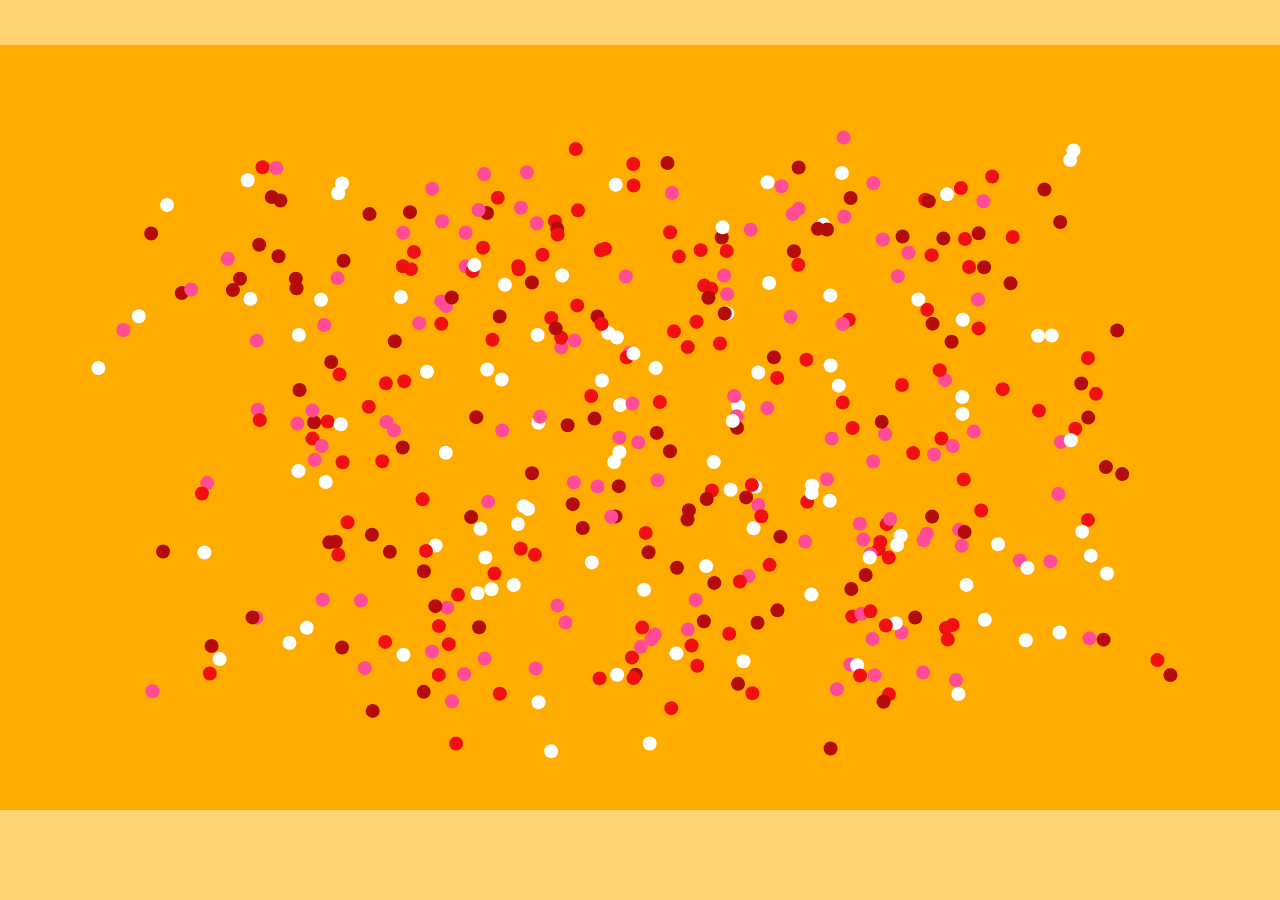
<file: index.html>
<!DOCTYPE html><html lang="zh-CN"><head><meta charset="utf-8"><meta http-equiv="X-UA-Compatible" content="IE=edge, chrome=1"><meta name="viewport" content="width=device-width, initial-scale=1"><meta name="keywords"><meta name="descriptioon" content=""><meta name="renderer" content="wekit"><link rel="shortcut icon" href="/images/favicon.ico" type="image/x-icon"><link rel="stylesheet" href="/css/public.css"><link rel="stylesheet" href="/css/reset.css"><link rel="stylesheet" href="/css/iconfont.css"><title> [ Hexo ]</title><link rel="stylesheet" href="/css/partial/footer.css"><link rel="stylesheet" href="/css/partical.css"><meta name="generator" content="Hexo 7.3.0"></head><body><div id="home"><div class="preAnimat"> <canvas id="textcanvas"></canvas><canvas id="maincanvas"></canvas></div><div id="menu"><div class="linkitem"><svg width="420" height="90"><defs><text id="welcome">欢迎参观</text></defs><use href="#welcome" x="2" y="70" stroke="#fff" stroke-dasharray="35, 105"></use><use href="#welcome" x="2" y="70" stroke="#f11010" stroke-dasharray="0 35 35 70"></use><use href="#welcome" x="2" y="70" stroke="#b40b0b" stroke-dasharray="0 70 35 35"></use><use href="#welcome" x="2" y="70" stroke="#ff4c94" stroke-dasharray="0 105 35 0"></use></svg><div><a href="/archives" title="Home"><i class="iconfont iconHome"></i></a><a href="mailto:tongt0232@gmail.com" title="E-Mail"><i class="iconfont iconweibiaoti554"></i></a><a target="_blank" rel="noopener" href="https://github.com/tong-h" title="GitHub"><i class="iconfont iconGitHub"></i></a><a target="_blank" rel="noopener" href="https://juejin.cn/user/1204720474809741" title="juejin"><img src="/images/juejinicon.png"></a><a target="_blank" rel="noopener" href="https://www.jianshu.com/u/20de04cc53de" title="jianshu"><img src="/images/jianicon.png"></a></div></div><link rel="stylesheet" href="/css/partial/footer.css"><div class="footer"><p><span>Copyright © 2017 - 2023</span><a target="_blank" rel="noopener" href="http://www.beian.miit.gov.cn/">蜀ICP备19024124号</a></p><p><i class="iconfont iconchakan"><span>本站总访问量</span><span id="busuanzi_container_site_pv">  <span id="busuanzi_value_site_pv"></span> </span></i><i class="iconfont iconabout"><span>本站访客数</span><span id="busuanzi_container_site_uv">  <span id="busuanzi_value_site_uv"></span> </span></i></p></div></div></div><script src="/js/partical.js"></script><script async src="//busuanzi.ibruce.info/busuanzi/2.3/busuanzi.pure.mini.js"></script></body></html>
</file>
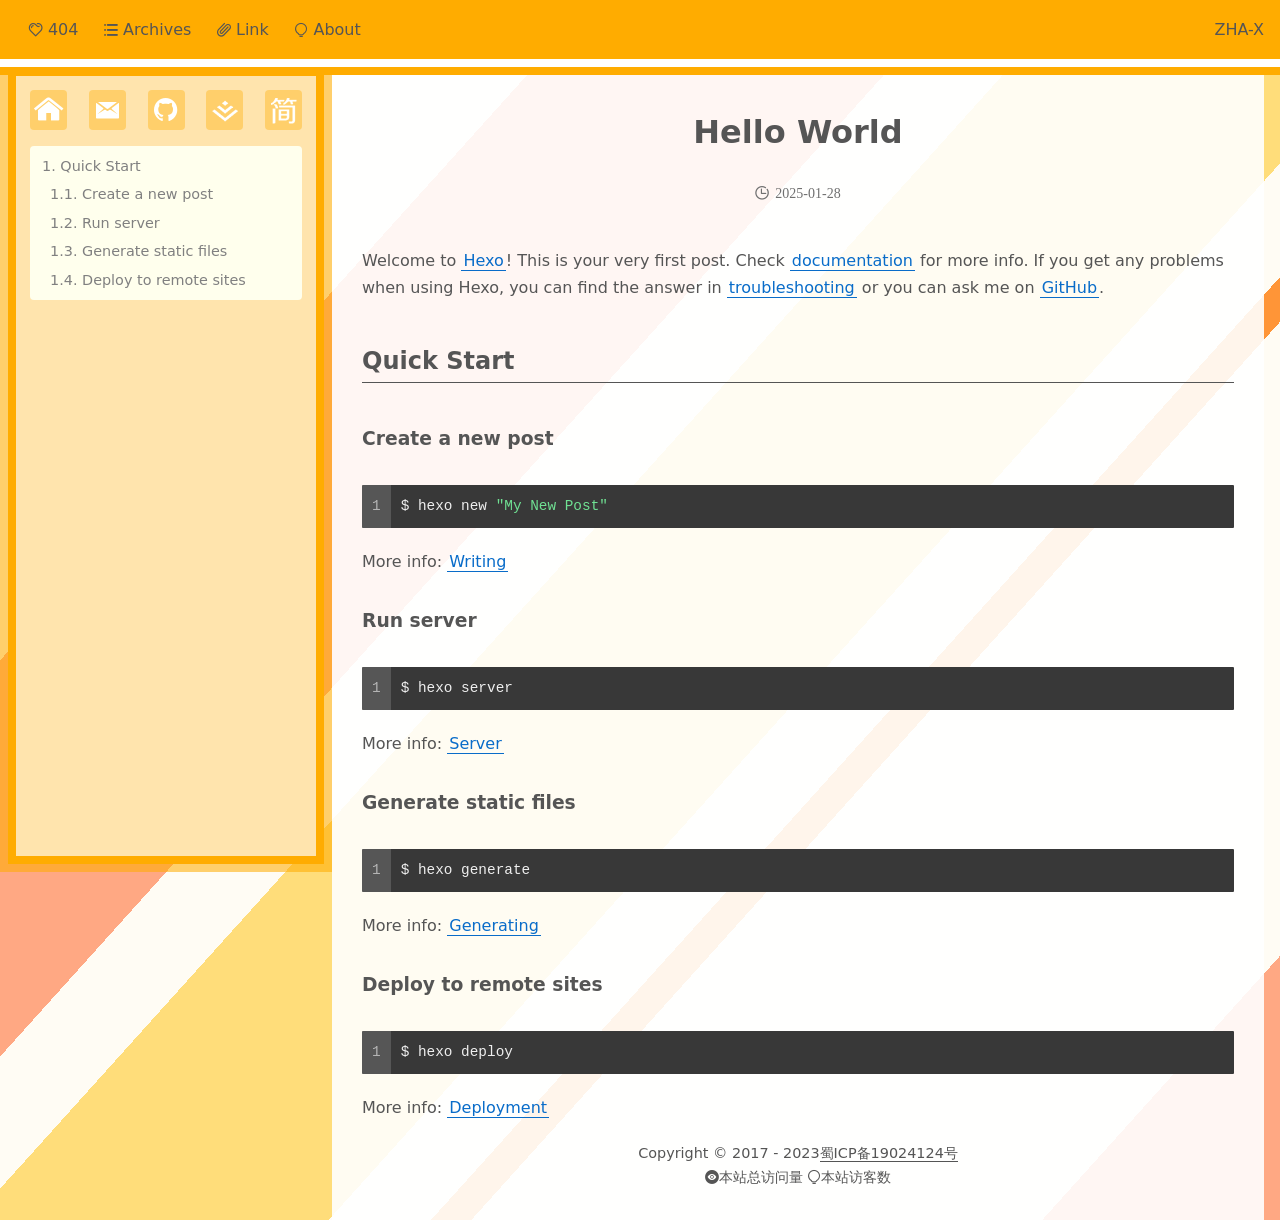
<file: 2025/01/28/hello-world/index.html>
<!DOCTYPE html><html lang="zh-CN"><head><meta charset="utf-8"><meta http-equiv="X-UA-Compatible" content="IE=edge, chrome=1"><meta name="viewport" content="width=device-width, initial-scale=1"><meta name="keywords"><meta name="descriptioon" content=""><meta name="renderer" content="wekit"><link rel="shortcut icon" href="/images/favicon.ico" type="image/x-icon"><link rel="stylesheet" href="/css/public.css"><link rel="stylesheet" href="/css/reset.css"><link rel="stylesheet" href="/css/iconfont.css"><title>Hello World [ Hexo ]</title><link rel="stylesheet" href="/css/partial/footer.css"><link rel="stylesheet" href="https://cdn.jsdelivr.net/npm/gitalk@1/dist/gitalk.css"><link rel="stylesheet" href="/css/partial/sidebar.css"><link rel="stylesheet" href="/css/post.css"><link rel="stylesheet" href="https://imsun.github.io/gitment/style/default.css"><meta name="generator" content="Hexo 7.3.0"></head><body><link rel="stylesheet" href="/css/partial/header.css"><div class="header"><div class="maxwidth"><div class="nav"><a id="artlist" href="/404"><i class="iconfont icon404"></i><span class="headhid">&nbsp;404</span></a><a id="artlist" href="/archives"><i class="iconfont iconarchives"></i><span class="headhid">&nbsp;Archives</span></a><a id="artlist" href="/link"><i class="iconfont iconlink"></i><span class="headhid">&nbsp;Link</span></a><a id="artlist" href="/about"><i class="iconfont iconabout"></i><span class="headhid">&nbsp;About</span></a></div><a class="search" href="/">ZHA-X</a></div></div><div class="main"> <div class="maxwidth"><link rel="stylesheet" href="/css/partial/sidebar.css"><div id="sidebar"><div class="social"><a href="/archives" title="Home"><i class="iconfont iconHome"></i></a><a href="mailto:tongt0232@gmail.com" title="E-Mail"><i class="iconfont iconweibiaoti554"></i></a><a target="_blank" rel="noopener" href="https://github.com/tong-h" title="GitHub"><i class="iconfont iconGitHub"></i></a><a target="_blank" rel="noopener" href="https://juejin.cn/user/1204720474809741" title="juejin"><img src="/images/juejinicon-sidebar.png"></a><a target="_blank" rel="noopener" href="https://www.jianshu.com/u/20de04cc53de" title="jianshu"><img src="/images/jianicon-sidebar.png"></a></div><div class="structure category-list"><ol class="toc"><li class="toc-item toc-level-2"><a class="toc-link" href="#Quick-Start"><span class="toc-number">1.</span> <span class="toc-text">Quick Start</span></a><ol class="toc-child"><li class="toc-item toc-level-3"><a class="toc-link" href="#Create-a-new-post"><span class="toc-number">1.1.</span> <span class="toc-text">Create a new post</span></a></li><li class="toc-item toc-level-3"><a class="toc-link" href="#Run-server"><span class="toc-number">1.2.</span> <span class="toc-text">Run server</span></a></li><li class="toc-item toc-level-3"><a class="toc-link" href="#Generate-static-files"><span class="toc-number">1.3.</span> <span class="toc-text">Generate static files</span></a></li><li class="toc-item toc-level-3"><a class="toc-link" href="#Deploy-to-remote-sites"><span class="toc-number">1.4.</span> <span class="toc-text">Deploy to remote sites</span></a></li></ol></li></ol></div><div class="tags"></div></div><div class="post rightside"><h1 class="artititle">Hello World</h1><div class="info"><i class="iconfont iconshijian"><span title="文章发布时间">2025-01-28</span></i></div><div class="postDetail"><p>Welcome to <a target="_blank" rel="noopener" href="https://hexo.io/">Hexo</a>! This is your very first post. Check <a target="_blank" rel="noopener" href="https://hexo.io/docs/">documentation</a> for more info. If you get any problems when using Hexo, you can find the answer in <a target="_blank" rel="noopener" href="https://hexo.io/docs/troubleshooting.html">troubleshooting</a> or you can ask me on <a target="_blank" rel="noopener" href="https://github.com/hexojs/hexo/issues">GitHub</a>.</p>
<h2 id="Quick-Start"><a href="#Quick-Start" class="headerlink" title="Quick Start"></a>Quick Start</h2><h3 id="Create-a-new-post"><a href="#Create-a-new-post" class="headerlink" title="Create a new post"></a>Create a new post</h3><figure class="highlight bash"><table><tr><td class="gutter"><pre><span class="line">1</span><br></pre></td><td class="code"><pre><span class="line">$ hexo new <span class="string">&quot;My New Post&quot;</span></span><br></pre></td></tr></table></figure>

<p>More info: <a target="_blank" rel="noopener" href="https://hexo.io/docs/writing.html">Writing</a></p>
<h3 id="Run-server"><a href="#Run-server" class="headerlink" title="Run server"></a>Run server</h3><figure class="highlight bash"><table><tr><td class="gutter"><pre><span class="line">1</span><br></pre></td><td class="code"><pre><span class="line">$ hexo server</span><br></pre></td></tr></table></figure>

<p>More info: <a target="_blank" rel="noopener" href="https://hexo.io/docs/server.html">Server</a></p>
<h3 id="Generate-static-files"><a href="#Generate-static-files" class="headerlink" title="Generate static files"></a>Generate static files</h3><figure class="highlight bash"><table><tr><td class="gutter"><pre><span class="line">1</span><br></pre></td><td class="code"><pre><span class="line">$ hexo generate</span><br></pre></td></tr></table></figure>

<p>More info: <a target="_blank" rel="noopener" href="https://hexo.io/docs/generating.html">Generating</a></p>
<h3 id="Deploy-to-remote-sites"><a href="#Deploy-to-remote-sites" class="headerlink" title="Deploy to remote sites"></a>Deploy to remote sites</h3><figure class="highlight bash"><table><tr><td class="gutter"><pre><span class="line">1</span><br></pre></td><td class="code"><pre><span class="line">$ hexo deploy</span><br></pre></td></tr></table></figure>

<p>More info: <a target="_blank" rel="noopener" href="https://hexo.io/docs/one-command-deployment.html">Deployment</a></p>
</div><link rel="stylesheet" href="/css/partial/footer.css"><div class="footer"><p><span>Copyright © 2017 - 2023</span><a target="_blank" rel="noopener" href="http://www.beian.miit.gov.cn/">蜀ICP备19024124号</a></p><p><i class="iconfont iconchakan"><span>本站总访问量</span><span id="busuanzi_container_site_pv">  <span id="busuanzi_value_site_pv"></span> </span></i><i class="iconfont iconabout"><span>本站访客数</span><span id="busuanzi_container_site_uv">  <span id="busuanzi_value_site_uv"></span> </span></i></p></div></div></div></div><script async src="//busuanzi.ibruce.info/busuanzi/2.3/busuanzi.pure.mini.js"></script></body></html>
</file>
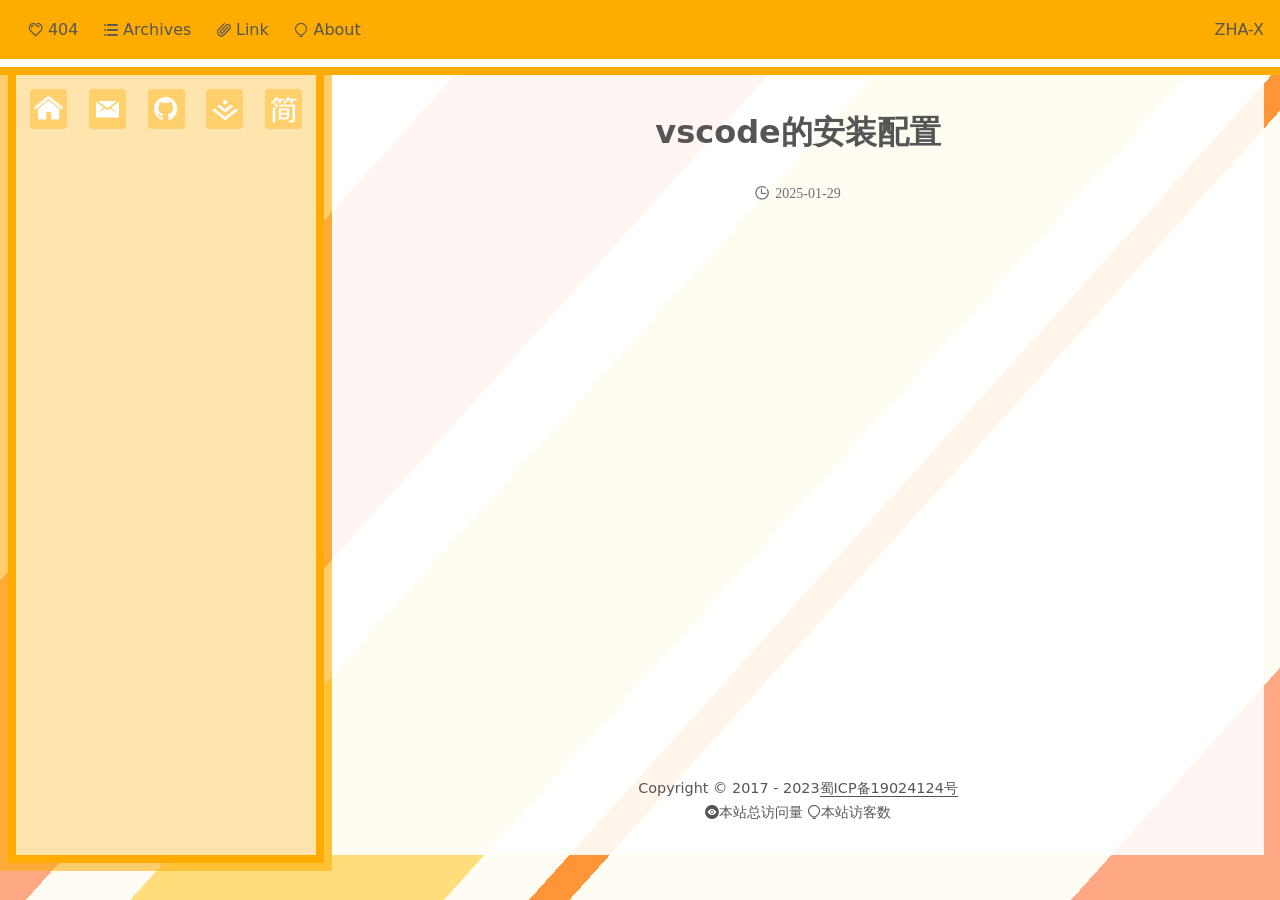
<file: 2025/01/29/vscode的安装配置/index.html>
<!DOCTYPE html><html lang="zh-CN"><head><meta charset="utf-8"><meta http-equiv="X-UA-Compatible" content="IE=edge, chrome=1"><meta name="viewport" content="width=device-width, initial-scale=1"><meta name="keywords"><meta name="descriptioon" content=""><meta name="renderer" content="wekit"><link rel="shortcut icon" href="/images/favicon.ico" type="image/x-icon"><link rel="stylesheet" href="/css/public.css"><link rel="stylesheet" href="/css/reset.css"><link rel="stylesheet" href="/css/iconfont.css"><title>vscode的安装配置 [ Hexo ]</title><link rel="stylesheet" href="/css/partial/footer.css"><link rel="stylesheet" href="https://cdn.jsdelivr.net/npm/gitalk@1/dist/gitalk.css"><link rel="stylesheet" href="/css/partial/sidebar.css"><link rel="stylesheet" href="/css/post.css"><link rel="stylesheet" href="https://imsun.github.io/gitment/style/default.css"><meta name="generator" content="Hexo 7.3.0"></head><body><link rel="stylesheet" href="/css/partial/header.css"><div class="header"><div class="maxwidth"><div class="nav"><a id="artlist" href="/404"><i class="iconfont icon404"></i><span class="headhid">&nbsp;404</span></a><a id="artlist" href="/archives"><i class="iconfont iconarchives"></i><span class="headhid">&nbsp;Archives</span></a><a id="artlist" href="/link"><i class="iconfont iconlink"></i><span class="headhid">&nbsp;Link</span></a><a id="artlist" href="/about"><i class="iconfont iconabout"></i><span class="headhid">&nbsp;About</span></a></div><a class="search" href="/">ZHA-X</a></div></div><div class="main"> <div class="maxwidth"><link rel="stylesheet" href="/css/partial/sidebar.css"><div id="sidebar"><div class="social"><a href="/archives" title="Home"><i class="iconfont iconHome"></i></a><a href="mailto:tongt0232@gmail.com" title="E-Mail"><i class="iconfont iconweibiaoti554"></i></a><a target="_blank" rel="noopener" href="https://github.com/tong-h" title="GitHub"><i class="iconfont iconGitHub"></i></a><a target="_blank" rel="noopener" href="https://juejin.cn/user/1204720474809741" title="juejin"><img src="/images/juejinicon-sidebar.png"></a><a target="_blank" rel="noopener" href="https://www.jianshu.com/u/20de04cc53de" title="jianshu"><img src="/images/jianicon-sidebar.png"></a></div><div class="tags"></div></div><div class="post rightside"><h1 class="artititle">vscode的安装配置</h1><div class="info"><i class="iconfont iconshijian"><span title="文章发布时间">2025-01-29</span></i></div><div class="postDetail"></div><link rel="stylesheet" href="/css/partial/footer.css"><div class="footer"><p><span>Copyright © 2017 - 2023</span><a target="_blank" rel="noopener" href="http://www.beian.miit.gov.cn/">蜀ICP备19024124号</a></p><p><i class="iconfont iconchakan"><span>本站总访问量</span><span id="busuanzi_container_site_pv">  <span id="busuanzi_value_site_pv"></span> </span></i><i class="iconfont iconabout"><span>本站访客数</span><span id="busuanzi_container_site_uv">  <span id="busuanzi_value_site_uv"></span> </span></i></p></div></div></div></div><script async src="//busuanzi.ibruce.info/busuanzi/2.3/busuanzi.pure.mini.js"></script></body></html>
</file>
<file: css/public.css>
html,
body {
	color: #555;
	line-height: 1.7;
	font-family: -apple-system, system-ui, Segoe UI, Roboto, Ubuntu, Cantarell, Noto Sans, sans-serif, BlinkMacSystemFont, "Helvetica Neue", "PingFang SC", "Hiragino Sans GB", "Microsoft YaHei", Arial;
}
html {
	min-height: 100vh;
	min-width: 100vw;
	overflow-x: hidden;
	background: linear-gradient(
		-48deg,
		#ffa883 0%,
		#ffa883 10%,
		#fffcf4 10%,
		#fffcf4 34%,
		#ff9537 34%,
		#ff9537 calc(34% + 30px),
		#fffcf4 calc(34% + 30px),
		#fffcf4 40%,
		#ffdd7a 40%,
		#ffdd7a calc(40% + 15%),
		#fffcf4 calc(40% + 15%),
		#fffcf4 60%,
		#ffa883 60%,
		#ffa883 calc(60% + 15%),
		#fffcf4 calc(60% + 15%)
	)
}
.ellipse {
	position: relative;
	overflow: hidden;
}

body::-webkit-scrollbar {
	width: 8px;
	height: 8px;
}
body::-webkit-scrollbar-thumb {
	border-radius: 5px;
	background: #ffebb5
}
body::-webkit-scrollbar-track {
	border-radius: 0;
	background: #fffcf4;
}
#sidebar::-webkit-scrollbar {
	width: 0;
	height: 0;
}
#paginator {
	text-align: center;
	padding: 40px 0 20px 0;
	font-weight: 600;
	color: #ff7d46;
}
#paginator .current {
	margin: 10px;
	border-bottom: 1px solid;
	cursor: default;
}
#paginator a {
	padding: 4px 8px;
	position: relative;
	z-index: 1;
	transition: all 0.4s;
}
#paginator a:hover {
	color: #fff;
	background: #ff7d46;
	border-radius: 4px;
}

@keyframes page-hover {
	0% {
		transform: translate(0, 34px);
		height: 0;
	}
}
.artititle {
	vertical-align: middle;
	font-weight: 900;
	text-align: center;
}
.maxwidth {
	padding: 0 16px;
	width: 100vw;
	margin: auto;
	box-sizing: border-box;
}
.rightside {
	background: rgb(255 255 255 / 90%);
	box-sizing: border-box;
	display: flex;
	flex-direction: column;
}
@media (min-width: 600px) {
	.maxwidth {
		max-width: 1400px;
	}
	.main .maxwidth {
		display: flex;
	}
	#sidebar {
		height: calc(100vh - 120px);
		z-index: 2;
		overflow: auto;
		width: 300px;
		box-sizing: border-box;
		position: sticky;
        top: 76px;
	}
	.rightside {
		padding: 30px;
        margin: 0 0 0 16px;
		flex: 1;
		overflow: hidden;
		display: flex;
        flex-direction: column;
	}
}
@media (max-width: 600px) {
	.rightside {
		padding: 8px;
		min-height: 80vh;
	}
	#sidebar {
		display: inline-block;
		margin-bottom: 40px;
		animation: none !important;
	}
	.header .search {
		display: none;
	}
	.header .nav {
		width: 100%;
		justify-content: space-between;
	}
}
</file>
<file: css/iconfont.css>
@font-face {
  font-family: "iconfont"; /* Project id 1200423 */
  src: url('iconfont.woff2?t=1631441129277') format('woff2'),
       url('iconfont.woff?t=1631441129277') format('woff'),
       url('iconfont.ttf?t=1631441129277') format('truetype');
}

.iconfont {
  font-family: "iconfont" !important;
  font-size: 14px;
  font-style: normal;
  -webkit-font-smoothing: antialiased;
  -moz-osx-font-smoothing: grayscale;
}

.icontool:before {
  content: "\e797";
}

.iconabout:before {
  content: "\e617";
}

.iconwenzi:before {
  content: "\e675";
}

.iconshijian:before {
  content: "\e600";
}

.iconbiaoqian:before {
  content: "\e603";
}

.iconarchives:before {
  content: "\e63a";
}

.icon404:before {
  content: "\e6c8";
}

.iconlink:before {
  content: "\e623";
}

.iconchakan:before {
  content: "\e69a";
}

.iconGitHub:before {
  content: "\ea0a";
}

.icongou:before {
  content: "\e650";
}

.iconjiantou:before {
  content: "\e61f";
}

.iconsousuo:before {
  content: "\e63c";
}

.iconweibiaoti554:before {
  content: "\e63b";
}

.iconsubscribe-1-copy:before {
  content: "\e606";
}

.iconliuyan:before {
  content: "\e655";
}

.iconHome:before {
  content: "\e65b";
}

.iconmessage-copy:before {
  content: "\ea0b";
}
</file>
<file: css/partial/footer.css>
.footer {
    text-align: center;
    font-size: 90%;
    margin-top: auto;
}
.footer a {
    border-bottom: 1px solid;
}
</file>
<file: css/partical.css>
#home {
	background: linear-gradient(#ffd274 5%, #ffac00 5%, #ffac00 90%, #ffd274 90%);
	height: 100%;
	width: 100%;
	overflow: hidden;
	position: absolute;
}
.preAnimat {
	position: absolute;
	transition: all 1s;
	width: 100%;
	height: 100%;
}
#textcanvas {
	display: none;
}
#maincanvas,
#textcanvas {
	position: absolute;
	top: 0;
	left: 0;
}
#menu {
	display: none;
	align-items: center;
    flex-direction: column;
	transition: all 1s;
	position: absolute;
	width: 100%;
	height: 100%;
}
.linkitem {
	animation: userin 2s;
	text-align: center;
	margin: auto;
}
.linkitem svg {
	cursor: default;
}
.linkitem p {
	font-size: 30px;
	text-align: center;
	font-weight: 600;
	color: #b40b0b;
	margin: 1vh 0;
}
.linkitem a {
	background: #fff;
	border-radius: 50%;
	height: 50px;
	width: 50px;
	display: inline-block;
	text-align: center;
	line-height: 50px;
	color: #ff7100;
	margin: 8px;
	transition: all 0.8s;
}
.linkitem a:hover {
	transform: scale(1.2);
}
.linkitem a i {
	font-size: 26px;
}
.linkitem a img {
	width: 26px;
	height: 26px;
	vertical-align: sub;
	margin-top: 10px;
	display: inline-block;
}
@keyframes userin {
	0% {
		transform: translate(calc(50vw - 165px), 0);
	}
	18% {
		transform: translate(calc(-30vw - 165px), 0);
	}
	40% {
		transform: translate(calc(40vw - 165px), 0);
	}
	100% {
		transform: translate(0, 0);
	}
}
@media (max-width: 420px) {
	.linkitem svg {
		width: 320px;
	}
	.linkitem svg use {
		font-size: 60px;
		stroke-width: 3
	}
}
@media (max-width: 1200px) {
	.preAnimat {
		display: none;
	}
	#menu {
		display: flex;
	}
}
svg use {
	font-family: sans-serif;
	font-weight: bold;
	font-size: 80px;
	stroke-width: 4;
	fill: none;
	stroke-linecap: square;
    animation: Welcome 2s linear infinite;
}

@keyframes Welcome {
    from {
        stroke-dashoffset: 0
    }
    to {
        stroke-dashoffset: 140
    }
}
</file>
<file: css/partial/sidebar.css>
#sidebar {
    background:  #ffe4ad;
    padding: 14px;
    transition: all 1s;
    box-shadow: #ffac00 0 0 0 8px, #ffac008f 0 0 0 16px;
    animation: sidebarC 4s;
}
@keyframes sidebarC {
    0% {
        height: 0px;
        opacity: 0;
    }
    10% {
        opacity: 1;
    }
    100% {
        opacity: 1;
        height: calc(100vh - 120px);
    }
}
@keyframes head {
    0% {
        transform: rotate(360deg)
    }
    100% {
        transform: rotate(0)
    }
}
#sidebar .info div {
    display: inline-block;
    width: calc(100% - 70px);
    vertical-align: middle;
    margin-left: 10px;
}
#sidebar .social {
    display: flex;
    justify-content: space-between;
}
#sidebar .social a {
    background: #ffcf6b;
    border-radius: 4px;
    color: #ffffff;
    display: inline-block;
    width: 37px;
    height: 40px;
    line-height: 40px;
    text-align: center;
    transition: all 1s;
}
#sidebar .social a:hover {
    background: #ffb51c;
}
#sidebar .social a i {
    font-size: 23px;
}
#sidebar .social a img {
    height: 26px;
}
#sidebar .category-list {
    background: #ffffed;
    color: #808080;
    border-radius: 4px;
    padding: 4px 8px;
    margin: 16px 0;
}
#sidebar .category-list-item {
    list-style: circle;
    margin: 6px 0 6px 16px;
    position: relative;
}
#sidebar .category-list-item span {
    float: right;
    z-index: 1;
}
#sidebar .category-list-item span::after {
    content: ')'
}
#sidebar .category-list-item span::before {
    content: '(';
}
#sidebar.tags a:hover::after, #sidebar .relat li:hover::after {
    content: '';
    position: absolute;
    bottom: 0;
    left: 0;
    width: 100%;
    height: 2px;
    background: #ffac00;
    animation: .6s tag-hover;
}
#sidebar .tags a  {
    display: inline-block;
    position: relative;
    padding: 4px;
}
@keyframes tag-hover {
    0% {
        width: 0;
    }
}
#sidebar .relat li {
    transition: all .4s;
    list-style: circle;
    margin-left: 10px;
    position: relative;
}
#sidebar .relat li:hover,  #sidebar .category-list-item:hover, .structure .toc a:hover {
    color: #ffac00
}
.structure .toc {
    font-size: 90%;
}
.structure .toc .toc-item {
    position: relative;
    margin: 4px 0 4px 8px ;
}
.structure .toc > li {
    margin-left: 4px !important;
}
</file>
<file: css/post.css>
.post .info {
	text-align: center;
	margin: 20px 0;
	color: #707070;
}
.post .info i {
	padding: 0 6px;
}
.post .info i::before {
	padding-right: 6px;
}
.postDetail p {
	margin: 20px 0;
}
.postDetail a:not(.headerlink) {
	border-bottom: 1px solid;
	padding: 0 2px;
	color: #096cc9;
}
.postDetail a:not(.headerlink):hover {
	filter: brightness(.8);
}
.postDetail {
	word-break: break-word;
	overflow-x: hidden;
}
.postDetail h3,
.postDetail h4,
.postDetail h5 {
	margin: 30px 0;
}
.postDetail h1,
.postDetail h2 {
	border-bottom: 1px solid;
	margin: 40px 0;
}
.postDetail img {
	background: #fff;
	margin: 10px 0;
	border-radius: 4px;
}
.postDetail li {
	margin-left: 30px;
	list-style: decimal;
}
.postDetail hr {
	border-style: dotted;
}
.postDetail img {
	max-width: 100%;
	height: auto;
}
.postDetail table {
	margin: 20px 0;
	width: 100%;
	table-layout: fixed;
	word-wrap: break-all;
	background-color: #ffffffcf;
}
.postDetail table > tbody > tr {
	transition: all 1s;
}
.postDetail table > tbody > tr:nth-of-type(odd) {
	background-color: #faf2dead;
}
.postDetail table > tbody > tr:hover {
	background-color: #ffe6a8;
}
.postDetail caption,
th,
td {
	padding: 8px;
	text-align: left;
	vertical-align: middle;
	font-weight: normal;
}
.postDetail th {
	padding-bottom: 10px;
	font-weight: 700;
}
.postDetail td {
	border-bottom-width: 1px;
}
.postDetail pre,
.highlight {
	overflow: auto;
	margin: 20px 0;
	padding: 0;
	color: #eee;
	background: #383838;
	line-height: 1.6;
}
.postDetail pre,
code {
	font-family: consolas, Menlo, "PingFang SC", "Microsoft YaHei", monospace;
}
.postDetail code {
	padding: 0px 2px;
    font-size: 90%;
    white-space: break-spaces;
    background-color: rgba(175, 184, 193, 0.2);
    border-radius: 6px;
}
.postDetail pre {
	padding: 10px;
}
.postDetail pre code {
	padding: 0;
	color: #4d4d4c;
	background: none;
	text-shadow: none;
}
.postDetail blockquote {
	color: #666;
	padding: 14px 20px;
	margin: 20px 0;
	border-left: 4px solid #cbcbcb;
	background-color: #f8f8f8;
}
.postDetail blockquote p {
	margin: 0;
}
.postDetail blockquote li {
	list-style: circle;
}
.highlight {
	border-radius: 1px;
	font-size: 90%;
}
.highlight::-webkit-scrollbar {
	width: 8px;
	height: 8px;
}
.highlight::-webkit-scrollbar-thumb {
	border-radius: 4px;
	background: #eee;
}
.highlight::-webkit-scrollbar-track {
	border-radius: 0;
	background: #383838
}
.highlight pre {
	border: none;
	margin: 0;
	padding: 10px 0;
}
.highlight table {
	margin: 0;
	width: auto;
	border: none;
}
.highlight td {
	border: none;
	padding: 0;
}
.highlight figcaption {
	font-size: 1em;
	color: #4d4d4c;
	line-height: 1em;
	margin-bottom: 1em;
}
.highlight figcaption:before,
.highlight figcaption:after {
	content: " ";
	display: table;
}
.highlight figcaption:after {
	clear: both;
}
.highlight figcaption a {
	float: right;
	color: #4d4d4c;
}
.highlight figcaption a:hover {
	border-bottom-color: #4d4d4c;
}
.highlight .gutter pre {
	padding-left: 10px;
	padding-right: 10px;
	color: #b4b4b4;
	text-align: right;
	background-color: #565656;
}
.highlight .code pre {
	width: 100%;
	padding-left: 10px;
	padding-right: 10px;
}
.highlight .line {
	height: 20px;
}
.highlight .function {
	color: #ffe4ad;
}
.line .keyword {
	color: #ffac00;
}
.line .number {
	color: #faff21;
}
.line .string {
	color: #70e193;
}
.line .comment {
	color: #9a9a9a;
}
.line .built_in {
	color: #e68181;
}
.line .title {
	color: #ffac00;
}
.line .selector-pseudo,
.line .tag {
	color: #ff9263;
}
.line .attribute,
.line .name {
	color: #ffac00;
}
.line .selector-tag {
	color: #e170b8;
}
.line .selector-id,
.line .attr {
	color: #66b3d2;
}
.copyright {
	padding: 6px 20px;
	color: #ff9537;
	border-radius: 4px;
	background: white;
	font-weight: 600;
	margin: 20px 0;
}
</file>
<file: css/partial/header.css>
.header {
    background: #ffac00;
    text-align: right;
    box-shadow: 0px 0px 0px 8px #fff, 0px 0px 0px 16px #ffac00; 
    width: 100%;
    margin-bottom: 16px;
    position: sticky;
    top: 0;
    z-index: 6;
}
.header .maxwidth {
    display: flex;
    align-items: center;
    justify-content: space-between;
}
.header img {
    width: 50px;
    border-radius: 50%;
    margin-right: 20px;
}
.header .nav {
    display: flex;
    align-items: center;
    height: 59px;
}
.header .nav > a {
    word-break: keep-all;
    transition: all 0.4s;
    cursor: pointer;
    padding: 0 1vw;
}
.header .nav > a:hover{
    background: #fff;
    padding: 16px 1vw;
    color: #fe7215;
}
.focuspage{
    background: #fff;
    color: #fe7215;
    padding: 16px 1vw !important;
}
input:focus:invalid {
    background: #ffd1d1;
    border: 1px solid rgb(250, 122, 122);
}
@keyframes pagein {
    0% {
        transform: 'translate(100vw)'
    }
    100% {
        transform: 'translate(0)'
    }
}
</file>
